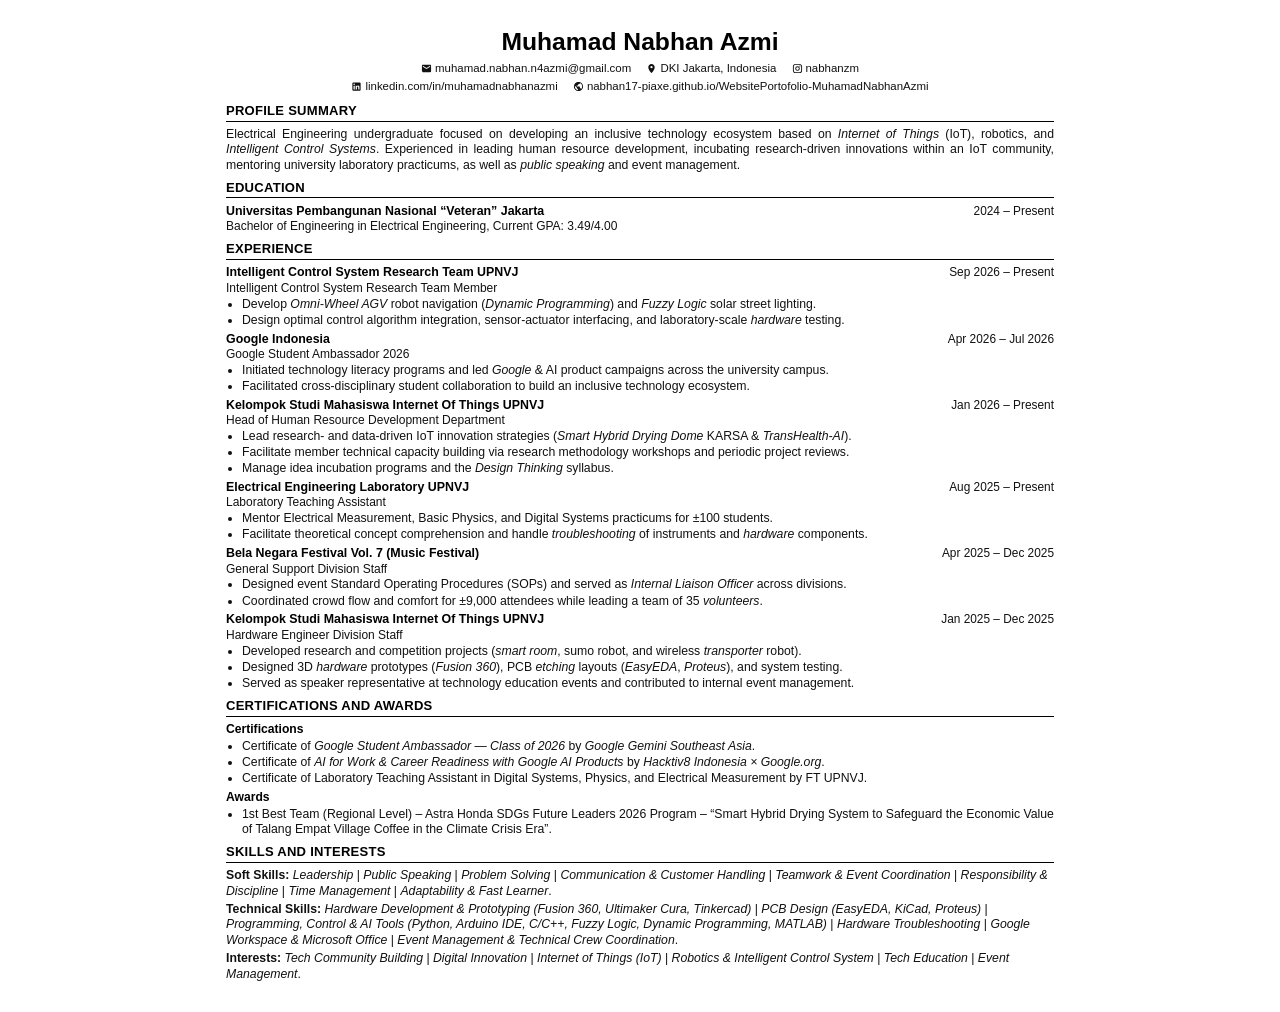
<file: cv-english.html>
<!DOCTYPE html>
<html lang="en">
<head>
  <meta charset="utf-8">
  <title>Muhamad Nabhan Azmi_CV_English</title>
  <style>
    :root {
      --primary: #000000;
      --accent: #000000;
      --text: #111111;
      --bg: #ffffff;
    }

    @page {
      size: A4;
      margin: 7.5mm 13.5mm;
      background: var(--bg);
      @bottom-right { content: none; }
    }

    *, *::before, *::after { box-sizing: border-box; }
    html, body {
      margin: 0;
      padding: 0;
      background: transparent;
    }
    body {
      font-family: 'Inter', 'Noto Sans', Calibri, Arial, sans-serif;
      font-size: 9.2pt;
      line-height: 1.24;
      color: var(--text);
    }
    @media screen {
      html, body { background: var(--bg); }
      body { max-width: 900px; margin: 0 auto; padding: 28px 36px; }
    }

    main.document-flow { width: 100%; margin: 0; padding: 0; }

    * { border: none; border-radius: 0; box-shadow: none; background: transparent; outline: none; }

    a {
      color: var(--text);
      text-decoration: none;
    }

    .cv-header {
      text-align: center;
      margin-bottom: 8px;
    }

    h1 {
      font-family: 'Inter', 'Noto Sans', Calibri, Arial, sans-serif;
      font-size: 18.5pt;
      font-weight: 700;
      line-height: 1.15;
      margin: 0 0 5px 0;
      color: var(--primary);
    }

    .contact-row {
      font-size: 8.6pt;
      line-height: 1.38;
      margin: 0 0 2px 0;
      color: var(--text);
    }

    .contact-item {
      display: inline-block;
      margin: 0 6px;
    }

    h2 {
      font-family: 'Inter', 'Noto Sans', Calibri, Arial, sans-serif;
      font-size: 9.8pt;
      font-weight: 700;
      text-transform: uppercase;
      letter-spacing: 0.25px;
      line-height: 1.2;
      margin: 7px 0 2px 0;
      color: var(--primary);
      break-after: avoid;
      page-break-after: avoid;
    }

    hr {
      border-bottom: 1.4px solid var(--primary);
      margin: 0 0 5.5px 0;
      break-after: avoid;
      page-break-after: avoid;
    }

    .entry {
      margin-bottom: 3.5px;
    }

    .entry-row {
      display: flex;
      justify-content: space-between;
      align-items: baseline;
      gap: 10px;
      break-after: avoid;
      page-break-after: avoid;
    }

    .entry-title {
      font-size: 9.3pt;
      font-weight: 700;
      color: var(--primary);
    }

    .entry-date {
      font-size: 8.9pt;
      font-weight: 400;
      color: var(--text);
      text-align: right;
      white-space: nowrap;
    }

    .entry-subtitle {
      font-size: 9.0pt;
      font-weight: 400;
      color: var(--text);
      margin-bottom: 1px;
      break-after: avoid;
      page-break-after: avoid;
    }

    p {
      margin: 0 0 5px 0;
      text-align: justify;
    }

    ul {
      margin: 0 0 1.5px 0;
      padding-left: 16px;
    }

    li {
      margin-bottom: 1px;
    }

    .sub-label {
      font-size: 9.1pt;
      font-weight: 700;
      color: var(--primary);
      margin: 3.5px 0 1.5px 0;
    }

    .skills-para {
      margin: 0 0 1.5px 0;
      text-align: left;
      line-height: 1.30;
    }

    tr, figure, li {
      break-inside: avoid;
      page-break-inside: avoid;
    }
</style>
</head>
<body>
  <main class="document-flow">
    <header class="cv-header">
      <h1>Muhamad Nabhan Azmi</h1>
      <div class="contact-row">
        <span class="contact-item"><a href="mailto:muhamad.nabhan.n4azmi@gmail.com"><svg viewBox="0 0 24 24" width="11" height="11" style="display:inline-block;vertical-align:-1.5px;margin-right:3px;" fill="currentColor"><path d="M20 4H4c-1.1 0-2 .9-2 2v12c0 1.1.9 2 2 2h16c1.1 0 2-.9 2-2V6c0-1.1-.9-2-2-2zm0 4-8 5-8-5V6l8 5 8-5v2z"/></svg>muhamad.nabhan.n4azmi@gmail.com</a></span>
        <span class="contact-item"><svg viewBox="0 0 24 24" width="11" height="11" style="display:inline-block;vertical-align:-1.5px;margin-right:3px;" fill="currentColor"><path d="M12 2C8.13 2 5 5.13 5 9c0 5.25 7 13 7 13s7-7.75 7-13c0-3.87-3.13-7-7-7zm0 9.5a2.5 2.5 0 010-5 2.5 2.5 0 010 5z"/></svg>DKI Jakarta, Indonesia</span>
        <span class="contact-item"><a href="https://www.instagram.com/nabhanzm/"><svg viewBox="0 0 24 24" width="11" height="11" style="display:inline-block;vertical-align:-1.5px;margin-right:3px;" fill="currentColor"><path d="M7.8 2h8.4C19.4 2 22 4.6 22 7.8v8.4a5.8 5.8 0 01-5.8 5.8H7.8C4.6 22 2 19.4 2 16.2V7.8A5.8 5.8 0 017.8 2m-.2 2A3.6 3.6 0 004 7.6v8.8C4 18.39 5.61 20 7.6 20h8.8a3.6 3.6 0 003.6-3.6V7.6C20 5.61 18.39 4 16.4 4H7.6m9.65 1.5a1.25 1.25 0 011.25 1.25A1.25 1.25 0 0117.25 8 1.25 1.25 0 0116 6.75a1.25 1.25 0 011.25-1.25M12 7a5 5 0 015 5 5 5 0 01-5 5 5 5 0 01-5-5 5 5 0 015-5m0 2a3 3 0 00-3 3 3 3 0 003 3 3 3 0 003-3 3 3 0 00-3-3z"/></svg>nabhanzm</a></span>
      </div>
      <div class="contact-row">
        <span class="contact-item"><a href="https://www.linkedin.com/in/muhamad-nabhan-azmi-78b369320"><svg viewBox="0 0 24 24" width="11" height="11" style="display:inline-block;vertical-align:-1.5px;margin-right:3px;" fill="currentColor"><path d="M19 3a2 2 0 012 2v14a2 2 0 01-2 2H5a2 2 0 01-2-2V5a2 2 0 012-2h14m-.5 15.5v-5.3a3.26 3.26 0 00-3.26-3.26c-.85 0-1.84.52-2.28 1.3v-1.11h-2.79v8.37h2.79v-4.93c0-.77.62-1.4 1.39-1.4a1.4 1.4 0 011.4 1.4v4.93h2.75M6.88 8.56a1.68 1.68 0 001.68-1.68c0-.93-.75-1.69-1.68-1.69a1.69 1.69 0 00-1.69 1.69c0 .93.76 1.68 1.69 1.68m1.39 9.94v-8.37H5.5v8.37h2.77z"/></svg>linkedin.com/in/muhamadnabhanazmi</a></span>
        <span class="contact-item"><a href="https://nabhan17-piaxe.github.io/WebsitePortofolio-MuhamadNabhanAzmi/"><svg viewBox="0 0 24 24" width="11" height="11" style="display:inline-block;vertical-align:-1.5px;margin-right:3px;" fill="currentColor"><path d="M12 2C6.48 2 2 6.48 2 12s4.48 10 10 10 10-4.48 10-10S17.52 2 12 2zm-1 17.93c-3.95-.49-7-3.85-7-7.93 0-.62.08-1.21.21-1.79L9 15v1c0 1.1.9 2 2 2v1.93zm6.9-2.54c-.26-.81-1-1.39-1.9-1.39h-1v-3c0-.55-.45-1-1-1H8v-2h2c.55 0 1-.45 1-1V7h2c1.1 0 2-.9 2-2v-.41c2.93 1.19 5 4.06 5 7.41 0 2.08-.8 3.97-2.1 5.39z"/></svg>nabhan17-piaxe.github.io/WebsitePortofolio-MuhamadNabhanAzmi</a></span>
      </div>
    </header>

    <h2>PROFILE SUMMARY</h2>
    <hr>
    <p>
      Electrical Engineering undergraduate focused on developing an inclusive technology ecosystem based on <em>Internet of Things</em> (IoT), robotics, and <em>Intelligent Control Systems</em>. Experienced in leading human resource development, incubating research-driven innovations within an IoT community, mentoring university laboratory practicums, as well as <em>public speaking</em> and event management.
    </p>

    <h2>EDUCATION</h2>
    <hr>
    <div class="entry">
      <div class="entry-row">
        <span class="entry-title">Universitas Pembangunan Nasional &ldquo;Veteran&rdquo; Jakarta</span>
        <span class="entry-date">2024 &ndash; Present</span>
      </div>
      <div class="entry-subtitle">Bachelor of Engineering in Electrical Engineering, Current GPA: 3.49/4.00</div>
    </div>

    <h2>EXPERIENCE</h2>
    <hr>

    <div class="entry">
      <div class="entry-row">
        <span class="entry-title">Intelligent Control System Research Team UPNVJ</span>
        <span class="entry-date">Sep 2026 &ndash; Present</span>
      </div>
      <div class="entry-subtitle">Intelligent Control System Research Team Member</div>
      <ul>
        <li>Develop <em>Omni-Wheel AGV</em> robot navigation (<em>Dynamic Programming</em>) and <em>Fuzzy Logic</em> solar street lighting.</li>
        <li>Design optimal control algorithm integration, sensor-actuator interfacing, and laboratory-scale <em>hardware</em> testing.</li>
      </ul>
    </div>

    <div class="entry">
      <div class="entry-row">
        <span class="entry-title">Google Indonesia</span>
        <span class="entry-date">Apr 2026 &ndash; Jul 2026</span>
      </div>
      <div class="entry-subtitle">Google Student Ambassador 2026</div>
      <ul>
        <li>Initiated technology literacy programs and led <em>Google</em> &amp; AI product campaigns across the university campus.</li>
        <li>Facilitated cross-disciplinary student collaboration to build an inclusive technology ecosystem.</li>
      </ul>
    </div>

    <div class="entry">
      <div class="entry-row">
        <span class="entry-title">Kelompok Studi Mahasiswa Internet Of Things UPNVJ</span>
        <span class="entry-date">Jan 2026 &ndash; Present</span>
      </div>
      <div class="entry-subtitle">Head of Human Resource Development Department</div>
      <ul>
        <li>Lead research- and data-driven IoT innovation strategies (<em>Smart Hybrid Drying Dome</em> KARSA &amp; <em>TransHealth-AI</em>).</li>
        <li>Facilitate member technical capacity building via research methodology workshops and periodic project reviews.</li>
        <li>Manage idea incubation programs and the <em>Design Thinking</em> syllabus.</li>
      </ul>
    </div>

    <div class="entry">
      <div class="entry-row">
        <span class="entry-title">Electrical Engineering Laboratory UPNVJ</span>
        <span class="entry-date">Aug 2025 &ndash; Present</span>
      </div>
      <div class="entry-subtitle">Laboratory Teaching Assistant</div>
      <ul>
        <li>Mentor Electrical Measurement, Basic Physics, and Digital Systems practicums for &plusmn;100 students.</li>
        <li>Facilitate theoretical concept comprehension and handle <em>troubleshooting</em> of instruments and <em>hardware</em> components.</li>
      </ul>
    </div>

    <div class="entry">
      <div class="entry-row">
        <span class="entry-title">Bela Negara Festival Vol. 7 (Music Festival)</span>
        <span class="entry-date">Apr 2025 &ndash; Dec 2025</span>
      </div>
      <div class="entry-subtitle">General Support Division Staff</div>
      <ul>
        <li>Designed event Standard Operating Procedures (SOPs) and served as <em>Internal Liaison Officer</em> across divisions.</li>
        <li>Coordinated crowd flow and comfort for &plusmn;9,000 attendees while leading a team of 35 <em>volunteers</em>.</li>
      </ul>
    </div>

    <div class="entry">
      <div class="entry-row">
        <span class="entry-title">Kelompok Studi Mahasiswa Internet Of Things UPNVJ</span>
        <span class="entry-date">Jan 2025 &ndash; Dec 2025</span>
      </div>
      <div class="entry-subtitle">Hardware Engineer Division Staff</div>
      <ul>
        <li>Developed research and competition projects (<em>smart room</em>, sumo robot, and wireless <em>transporter</em> robot).</li>
        <li>Designed 3D <em>hardware</em> prototypes (<em>Fusion 360</em>), PCB <em>etching</em> layouts (<em>EasyEDA</em>, <em>Proteus</em>), and system testing.</li>
        <li>Served as speaker representative at technology education events and contributed to internal event management.</li>
      </ul>
    </div>

    <h2>CERTIFICATIONS AND AWARDS</h2>
    <hr>
    <div class="sub-label">Certifications</div>
    <ul>
      <li>Certificate of <em>Google Student Ambassador &mdash; Class of 2026</em> by <em>Google Gemini Southeast Asia</em>.</li>
      <li>Certificate of <em>AI for Work &amp; Career Readiness with Google AI Products</em> by <em>Hacktiv8 Indonesia &times; Google.org</em>.</li>
      <li>Certificate of Laboratory Teaching Assistant in Digital Systems, Physics, and Electrical Measurement by FT UPNVJ.</li>
    </ul>
    <div class="sub-label">Awards</div>
    <ul>
      <li>1st Best Team (Regional Level) &ndash; Astra Honda SDGs Future Leaders 2026 Program &ndash; &ldquo;Smart Hybrid Drying System to Safeguard the Economic Value of Talang Empat Village Coffee in the Climate Crisis Era&rdquo;.</li>
    </ul>

    <h2>SKILLS AND INTERESTS</h2>
    <hr>
    <div class="skills-para">
      <strong>Soft Skills:</strong> <em>Leadership</em> | <em>Public Speaking</em> | <em>Problem Solving</em> | <em>Communication &amp; Customer Handling</em> | <em>Teamwork &amp; Event Coordination</em> | <em>Responsibility &amp; Discipline</em> | <em>Time Management</em> | <em>Adaptability &amp; Fast Learner</em>.
    </div>
    <div class="skills-para">
      <strong>Technical Skills:</strong> <em>Hardware Development &amp; Prototyping (Fusion 360, Ultimaker Cura, Tinkercad)</em> | <em>PCB Design (EasyEDA, KiCad, Proteus)</em> | <em>Programming, Control &amp; AI Tools (Python, Arduino IDE, C/C++, Fuzzy Logic, Dynamic Programming, MATLAB)</em> | <em>Hardware Troubleshooting</em> | <em>Google Workspace &amp; Microsoft Office</em> | <em>Event Management &amp; Technical Crew Coordination</em>.
    </div>
    <div class="skills-para">
      <strong>Interests:</strong> <em>Tech Community Building</em> | <em>Digital Innovation</em> | <em>Internet of Things (IoT)</em> | <em>Robotics &amp; Intelligent Control System</em> | <em>Tech Education</em> | <em>Event Management</em>.
    </div>
  </main>
</body>
</html>
</file>
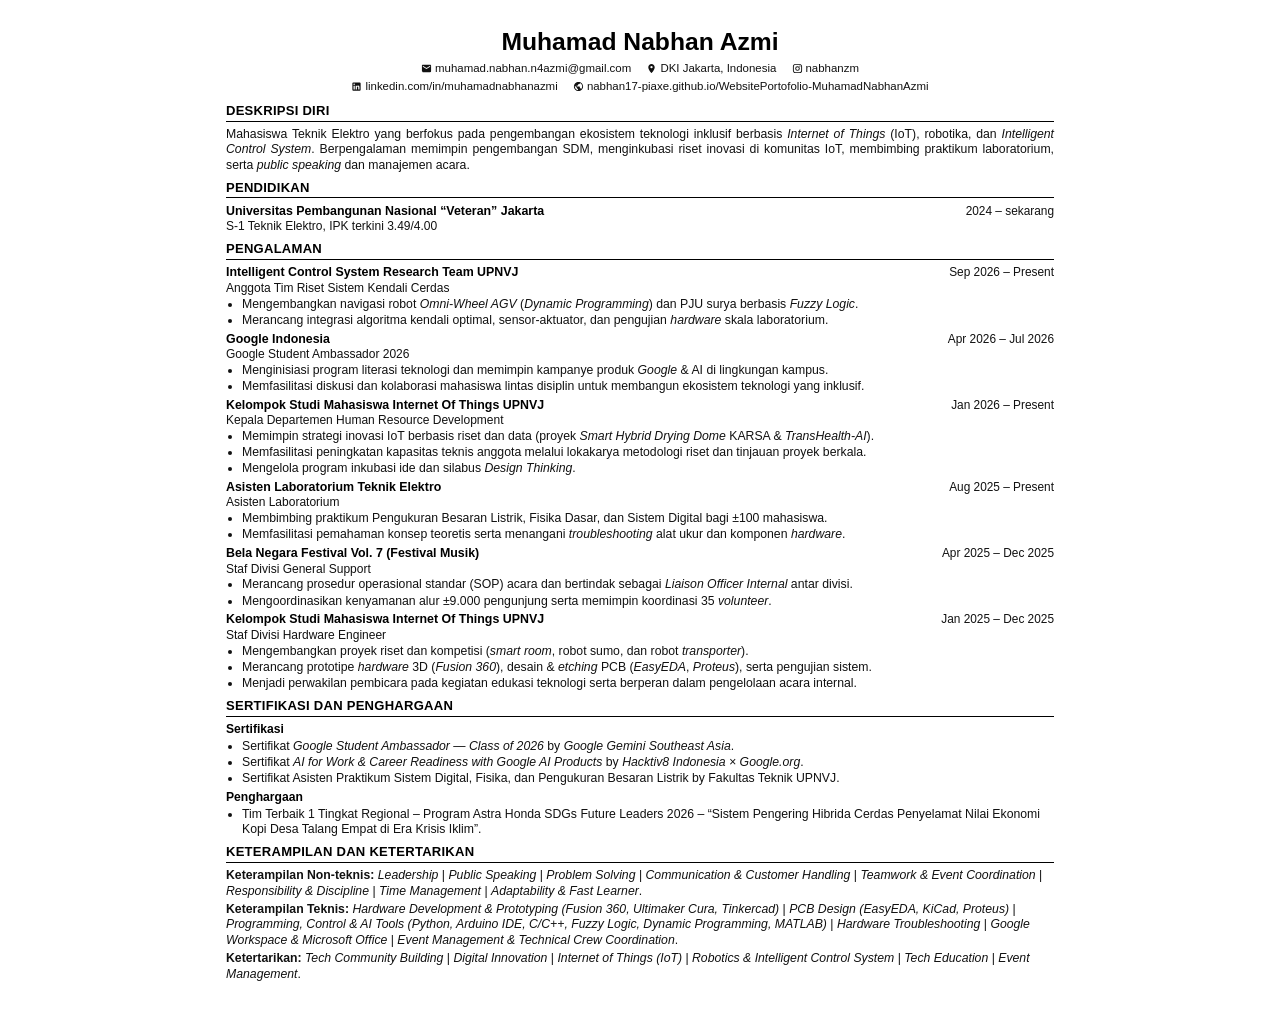
<file: cv-mahasiswa.html>
<!DOCTYPE html>
<html lang="id">
<head>
  <meta charset="utf-8">
  <title>Muhamad Nabhan Azmi_CV</title>
  <style>
    :root {
      --primary: #000000;
      --accent: #000000;
      --text: #111111;
      --bg: #ffffff;
    }

    @page {
      size: A4;
      margin: 7.5mm 13.5mm;
      background: var(--bg);
      @bottom-right { content: none; }
    }

    *, *::before, *::after { box-sizing: border-box; }
    html, body {
      margin: 0;
      padding: 0;
      background: transparent;
    }
    body {
      font-family: 'Inter', 'Noto Sans', Calibri, Arial, sans-serif;
      font-size: 9.2pt;
      line-height: 1.24;
      color: var(--text);
    }
    @media screen {
      html, body { background: var(--bg); }
      body { max-width: 900px; margin: 0 auto; padding: 28px 36px; }
    }

    main.document-flow { width: 100%; margin: 0; padding: 0; }

    * { border: none; border-radius: 0; box-shadow: none; background: transparent; outline: none; }

    a {
      color: var(--text);
      text-decoration: none;
    }

    .cv-header {
      text-align: center;
      margin-bottom: 8px;
    }

    h1 {
      font-family: 'Inter', 'Noto Sans', Calibri, Arial, sans-serif;
      font-size: 18.5pt;
      font-weight: 700;
      line-height: 1.15;
      margin: 0 0 5px 0;
      color: var(--primary);
    }

    .contact-row {
      font-size: 8.6pt;
      line-height: 1.38;
      margin: 0 0 2px 0;
      color: var(--text);
    }

    .contact-item {
      display: inline-block;
      margin: 0 6px;
    }

    h2 {
      font-family: 'Inter', 'Noto Sans', Calibri, Arial, sans-serif;
      font-size: 9.8pt;
      font-weight: 700;
      text-transform: uppercase;
      letter-spacing: 0.25px;
      line-height: 1.2;
      margin: 7px 0 2px 0;
      color: var(--primary);
      break-after: avoid;
      page-break-after: avoid;
    }

    hr {
      border-bottom: 1.4px solid var(--primary);
      margin: 0 0 5.5px 0;
      break-after: avoid;
      page-break-after: avoid;
    }

    .entry {
      margin-bottom: 3.5px;
    }

    .entry-row {
      display: flex;
      justify-content: space-between;
      align-items: baseline;
      gap: 10px;
      break-after: avoid;
      page-break-after: avoid;
    }

    .entry-title {
      font-size: 9.3pt;
      font-weight: 700;
      color: var(--primary);
    }

    .entry-date {
      font-size: 8.9pt;
      font-weight: 400;
      color: var(--text);
      text-align: right;
      white-space: nowrap;
    }

    .entry-subtitle {
      font-size: 9.0pt;
      font-weight: 400;
      color: var(--text);
      margin-bottom: 1px;
      break-after: avoid;
      page-break-after: avoid;
    }

    p {
      margin: 0 0 5px 0;
      text-align: justify;
    }

    ul {
      margin: 0 0 1.5px 0;
      padding-left: 16px;
    }

    li {
      margin-bottom: 1px;
    }

    .sub-label {
      font-size: 9.1pt;
      font-weight: 700;
      color: var(--primary);
      margin: 3.5px 0 1.5px 0;
    }

    .skills-para {
      margin: 0 0 1.5px 0;
      text-align: left;
      line-height: 1.30;
    }

    tr, figure, li {
      break-inside: avoid;
      page-break-inside: avoid;
    }
</style>
</head>
<body>
  <main class="document-flow">
    <header class="cv-header">
      <h1>Muhamad Nabhan Azmi</h1>
      <div class="contact-row">
        <span class="contact-item"><a href="mailto:muhamad.nabhan.n4azmi@gmail.com"><svg viewBox="0 0 24 24" width="11" height="11" style="display:inline-block;vertical-align:-1.5px;margin-right:3px;" fill="currentColor"><path d="M20 4H4c-1.1 0-2 .9-2 2v12c0 1.1.9 2 2 2h16c1.1 0 2-.9 2-2V6c0-1.1-.9-2-2-2zm0 4-8 5-8-5V6l8 5 8-5v2z"/></svg>muhamad.nabhan.n4azmi@gmail.com</a></span>
        <span class="contact-item"><svg viewBox="0 0 24 24" width="11" height="11" style="display:inline-block;vertical-align:-1.5px;margin-right:3px;" fill="currentColor"><path d="M12 2C8.13 2 5 5.13 5 9c0 5.25 7 13 7 13s7-7.75 7-13c0-3.87-3.13-7-7-7zm0 9.5a2.5 2.5 0 010-5 2.5 2.5 0 010 5z"/></svg>DKI Jakarta, Indonesia</span>
        <span class="contact-item"><a href="https://www.instagram.com/nabhanzm/"><svg viewBox="0 0 24 24" width="11" height="11" style="display:inline-block;vertical-align:-1.5px;margin-right:3px;" fill="currentColor"><path d="M7.8 2h8.4C19.4 2 22 4.6 22 7.8v8.4a5.8 5.8 0 01-5.8 5.8H7.8C4.6 22 2 19.4 2 16.2V7.8A5.8 5.8 0 017.8 2m-.2 2A3.6 3.6 0 004 7.6v8.8C4 18.39 5.61 20 7.6 20h8.8a3.6 3.6 0 003.6-3.6V7.6C20 5.61 18.39 4 16.4 4H7.6m9.65 1.5a1.25 1.25 0 011.25 1.25A1.25 1.25 0 0117.25 8 1.25 1.25 0 0116 6.75a1.25 1.25 0 011.25-1.25M12 7a5 5 0 015 5 5 5 0 01-5 5 5 5 0 01-5-5 5 5 0 015-5m0 2a3 3 0 00-3 3 3 3 0 003 3 3 3 0 003-3 3 3 0 00-3-3z"/></svg>nabhanzm</a></span>
      </div>
      <div class="contact-row">
        <span class="contact-item"><a href="https://www.linkedin.com/in/muhamad-nabhan-azmi-78b369320"><svg viewBox="0 0 24 24" width="11" height="11" style="display:inline-block;vertical-align:-1.5px;margin-right:3px;" fill="currentColor"><path d="M19 3a2 2 0 012 2v14a2 2 0 01-2 2H5a2 2 0 01-2-2V5a2 2 0 012-2h14m-.5 15.5v-5.3a3.26 3.26 0 00-3.26-3.26c-.85 0-1.84.52-2.28 1.3v-1.11h-2.79v8.37h2.79v-4.93c0-.77.62-1.4 1.39-1.4a1.4 1.4 0 011.4 1.4v4.93h2.75M6.88 8.56a1.68 1.68 0 001.68-1.68c0-.93-.75-1.69-1.68-1.69a1.69 1.69 0 00-1.69 1.69c0 .93.76 1.68 1.69 1.68m1.39 9.94v-8.37H5.5v8.37h2.77z"/></svg>linkedin.com/in/muhamadnabhanazmi</a></span>
        <span class="contact-item"><a href="https://nabhan17-piaxe.github.io/WebsitePortofolio-MuhamadNabhanAzmi/"><svg viewBox="0 0 24 24" width="11" height="11" style="display:inline-block;vertical-align:-1.5px;margin-right:3px;" fill="currentColor"><path d="M12 2C6.48 2 2 6.48 2 12s4.48 10 10 10 10-4.48 10-10S17.52 2 12 2zm-1 17.93c-3.95-.49-7-3.85-7-7.93 0-.62.08-1.21.21-1.79L9 15v1c0 1.1.9 2 2 2v1.93zm6.9-2.54c-.26-.81-1-1.39-1.9-1.39h-1v-3c0-.55-.45-1-1-1H8v-2h2c.55 0 1-.45 1-1V7h2c1.1 0 2-.9 2-2v-.41c2.93 1.19 5 4.06 5 7.41 0 2.08-.8 3.97-2.1 5.39z"/></svg>nabhan17-piaxe.github.io/WebsitePortofolio-MuhamadNabhanAzmi</a></span>
      </div>
    </header>

    <h2>DESKRIPSI DIRI</h2>
    <hr>
    <p>
      Mahasiswa Teknik Elektro yang berfokus pada pengembangan ekosistem teknologi inklusif berbasis <em>Internet of Things</em> (IoT), robotika, dan <em>Intelligent Control System</em>. Berpengalaman memimpin pengembangan SDM, menginkubasi riset inovasi di komunitas IoT, membimbing praktikum laboratorium, serta <em>public speaking</em> dan manajemen acara.
    </p>

    <h2>PENDIDIKAN</h2>
    <hr>
    <div class="entry">
      <div class="entry-row">
        <span class="entry-title">Universitas Pembangunan Nasional &ldquo;Veteran&rdquo; Jakarta</span>
        <span class="entry-date">2024 &ndash; sekarang</span>
      </div>
      <div class="entry-subtitle">S-1 Teknik Elektro, IPK terkini 3.49/4.00</div>
    </div>

    <h2>PENGALAMAN</h2>
    <hr>

    <div class="entry">
      <div class="entry-row">
        <span class="entry-title">Intelligent Control System Research Team UPNVJ</span>
        <span class="entry-date">Sep 2026 &ndash; Present</span>
      </div>
      <div class="entry-subtitle">Anggota Tim Riset Sistem Kendali Cerdas</div>
      <ul>
        <li>Mengembangkan navigasi robot <em>Omni-Wheel AGV</em> (<em>Dynamic Programming</em>) dan PJU surya berbasis <em>Fuzzy Logic</em>.</li>
        <li>Merancang integrasi algoritma kendali optimal, sensor-aktuator, dan pengujian <em>hardware</em> skala laboratorium.</li>
      </ul>
    </div>

    <div class="entry">
      <div class="entry-row">
        <span class="entry-title">Google Indonesia</span>
        <span class="entry-date">Apr 2026 &ndash; Jul 2026</span>
      </div>
      <div class="entry-subtitle">Google Student Ambassador 2026</div>
      <ul>
        <li>Menginisiasi program literasi teknologi dan memimpin kampanye produk <em>Google</em> &amp; AI di lingkungan kampus.</li>
        <li>Memfasilitasi diskusi dan kolaborasi mahasiswa lintas disiplin untuk membangun ekosistem teknologi yang inklusif.</li>
      </ul>
    </div>

    <div class="entry">
      <div class="entry-row">
        <span class="entry-title">Kelompok Studi Mahasiswa Internet Of Things UPNVJ</span>
        <span class="entry-date">Jan 2026 &ndash; Present</span>
      </div>
      <div class="entry-subtitle">Kepala Departemen Human Resource Development</div>
      <ul>
        <li>Memimpin strategi inovasi IoT berbasis riset dan data (proyek <em>Smart Hybrid Drying Dome</em> KARSA &amp; <em>TransHealth-AI</em>).</li>
        <li>Memfasilitasi peningkatan kapasitas teknis anggota melalui lokakarya metodologi riset dan tinjauan proyek berkala.</li>
        <li>Mengelola program inkubasi ide dan silabus <em>Design Thinking</em>.</li>
      </ul>
    </div>

    <div class="entry">
      <div class="entry-row">
        <span class="entry-title">Asisten Laboratorium Teknik Elektro</span>
        <span class="entry-date">Aug 2025 &ndash; Present</span>
      </div>
      <div class="entry-subtitle">Asisten Laboratorium</div>
      <ul>
        <li>Membimbing praktikum Pengukuran Besaran Listrik, Fisika Dasar, dan Sistem Digital bagi &plusmn;100 mahasiswa.</li>
        <li>Memfasilitasi pemahaman konsep teoretis serta menangani <em>troubleshooting</em> alat ukur dan komponen <em>hardware</em>.</li>
      </ul>
    </div>

    <div class="entry">
      <div class="entry-row">
        <span class="entry-title">Bela Negara Festival Vol. 7 (Festival Musik)</span>
        <span class="entry-date">Apr 2025 &ndash; Dec 2025</span>
      </div>
      <div class="entry-subtitle">Staf Divisi General Support</div>
      <ul>
        <li>Merancang prosedur operasional standar (SOP) acara dan bertindak sebagai <em>Liaison Officer Internal</em> antar divisi.</li>
        <li>Mengoordinasikan kenyamanan alur &plusmn;9.000 pengunjung serta memimpin koordinasi 35 <em>volunteer</em>.</li>
      </ul>
    </div>

    <div class="entry">
      <div class="entry-row">
        <span class="entry-title">Kelompok Studi Mahasiswa Internet Of Things UPNVJ</span>
        <span class="entry-date">Jan 2025 &ndash; Dec 2025</span>
      </div>
      <div class="entry-subtitle">Staf Divisi Hardware Engineer</div>
      <ul>
        <li>Mengembangkan proyek riset dan kompetisi (<em>smart room</em>, robot sumo, dan robot <em>transporter</em>).</li>
        <li>Merancang prototipe <em>hardware</em> 3D (<em>Fusion 360</em>), desain &amp; <em>etching</em> PCB (<em>EasyEDA</em>, <em>Proteus</em>), serta pengujian sistem.</li>
        <li>Menjadi perwakilan pembicara pada kegiatan edukasi teknologi serta berperan dalam pengelolaan acara internal.</li>
      </ul>
    </div>

    <h2>SERTIFIKASI DAN PENGHARGAAN</h2>
    <hr>
    <div class="sub-label">Sertifikasi</div>
    <ul>
      <li>Sertifikat <em>Google Student Ambassador &mdash; Class of 2026</em> by <em>Google Gemini Southeast Asia</em>.</li>
      <li>Sertifikat <em>AI for Work &amp; Career Readiness with Google AI Products</em> by <em>Hacktiv8 Indonesia &times; Google.org</em>.</li>
      <li>Sertifikat Asisten Praktikum Sistem Digital, Fisika, dan Pengukuran Besaran Listrik by Fakultas Teknik UPNVJ.</li>
    </ul>
    <div class="sub-label">Penghargaan</div>
    <ul>
      <li>Tim Terbaik 1 Tingkat Regional &ndash; Program Astra Honda SDGs Future Leaders 2026 &ndash; &ldquo;Sistem Pengering Hibrida Cerdas Penyelamat Nilai Ekonomi Kopi Desa Talang Empat di Era Krisis Iklim&rdquo;.</li>
    </ul>

    <h2>KETERAMPILAN DAN KETERTARIKAN</h2>
    <hr>
    <div class="skills-para">
      <strong>Keterampilan Non-teknis:</strong> <em>Leadership</em> | <em>Public Speaking</em> | <em>Problem Solving</em> | <em>Communication &amp; Customer Handling</em> | <em>Teamwork &amp; Event Coordination</em> | <em>Responsibility &amp; Discipline</em> | <em>Time Management</em> | <em>Adaptability &amp; Fast Learner</em>.
    </div>
    <div class="skills-para">
      <strong>Keterampilan Teknis:</strong> <em>Hardware Development &amp; Prototyping (Fusion 360, Ultimaker Cura, Tinkercad)</em> | <em>PCB Design (EasyEDA, KiCad, Proteus)</em> | <em>Programming, Control &amp; AI Tools (Python, Arduino IDE, C/C++, Fuzzy Logic, Dynamic Programming, MATLAB)</em> | <em>Hardware Troubleshooting</em> | <em>Google Workspace &amp; Microsoft Office</em> | <em>Event Management &amp; Technical Crew Coordination</em>.
    </div>
    <div class="skills-para">
      <strong>Ketertarikan:</strong> <em>Tech Community Building</em> | <em>Digital Innovation</em> | <em>Internet of Things (IoT)</em> | <em>Robotics &amp; Intelligent Control System</em> | <em>Tech Education</em> | <em>Event Management</em>.
    </div>
  </main>
</body>
</html>
</file>
